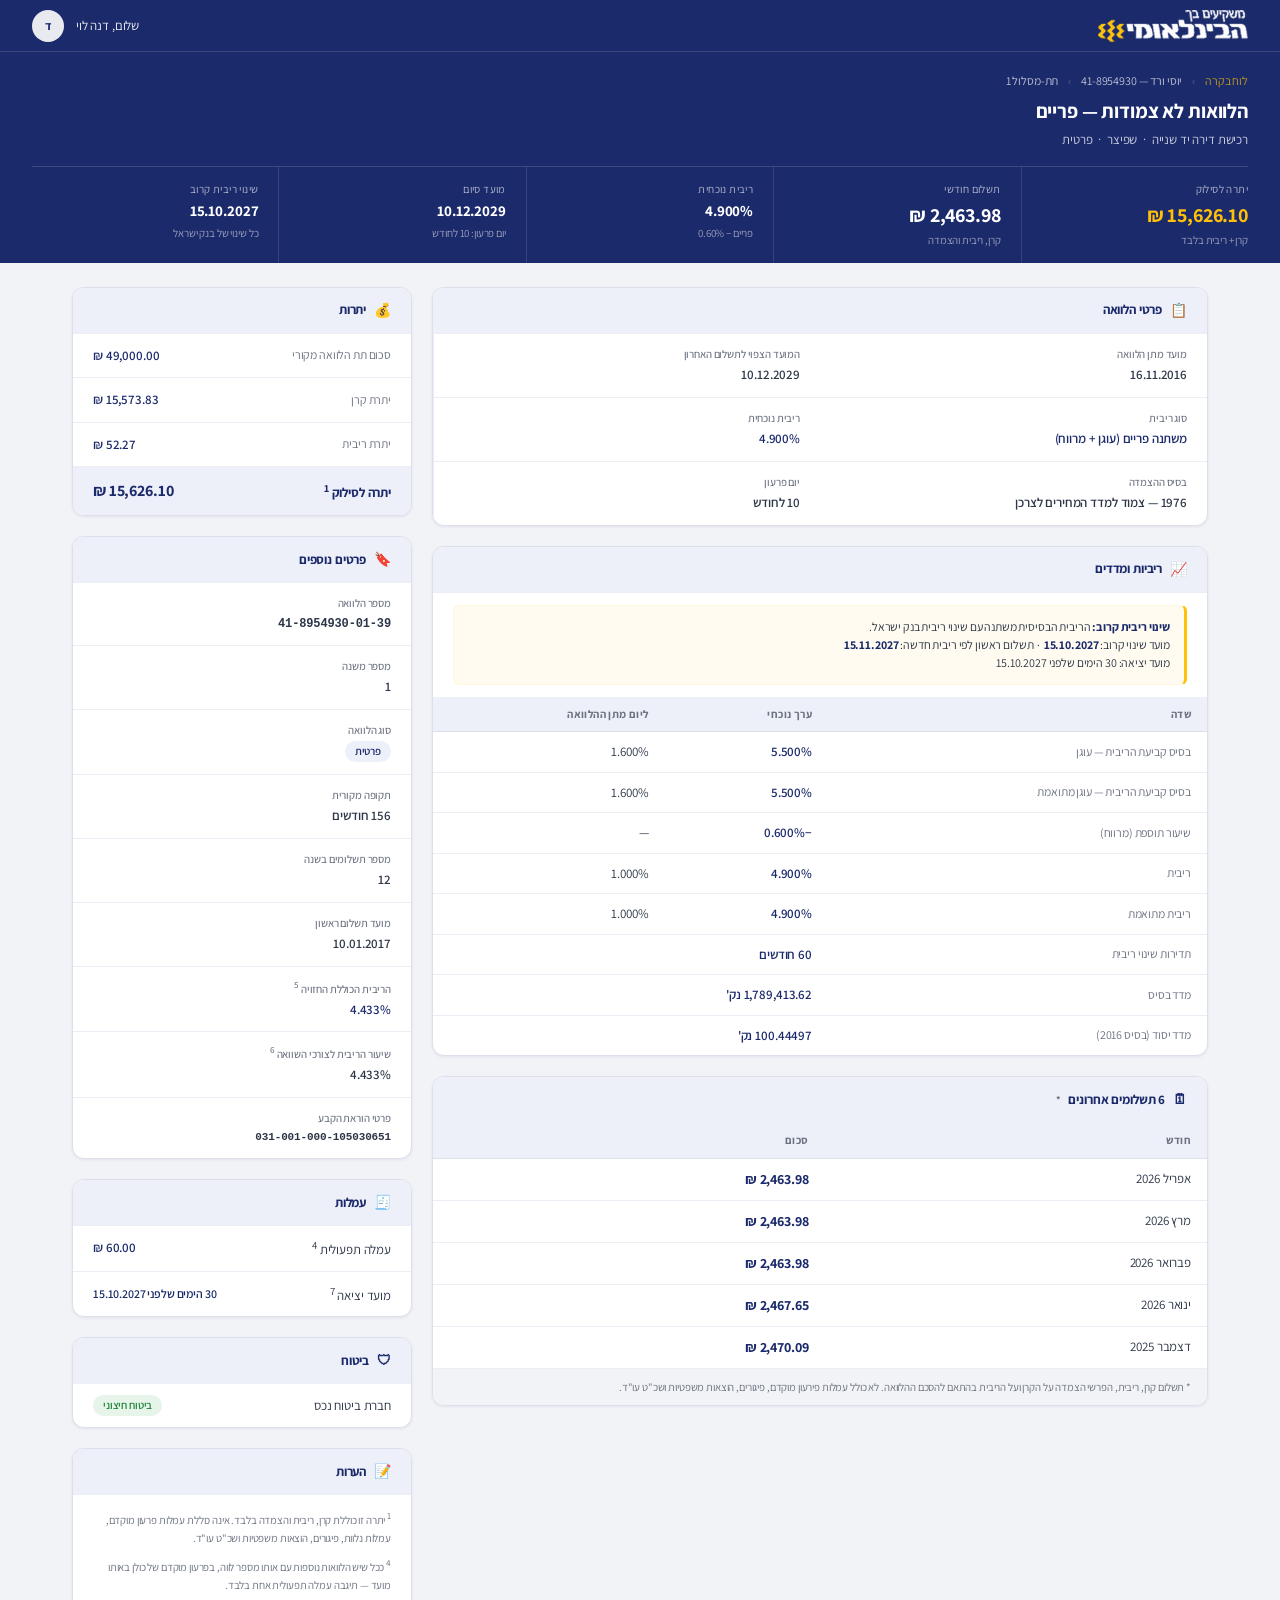
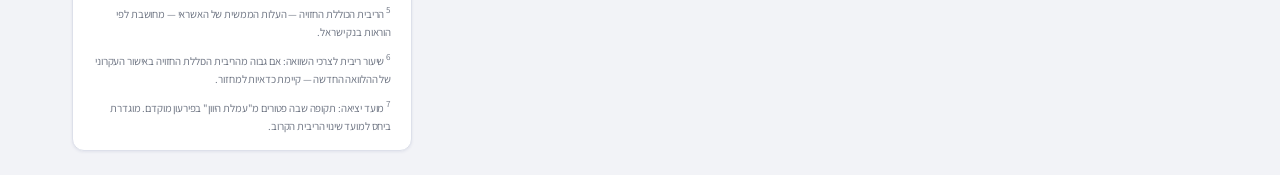
<file: mishneh-detail.html>
<!DOCTYPE html>
<html lang="he" dir="rtl">
<head>
  <meta charset="UTF-8">
  <meta name="viewport" content="width=device-width, initial-scale=1.0">
  <title>פירוט תת-מסלול — בנק הבינלאומי</title>
  <link rel="stylesheet" href="snifit.css">
  <style>
    /* ── HERO BAND ── */
    .hero-band {
      background: var(--navy);
      color: white;
      padding: 20px 32px 0;
    }
    .hero-meta {
      display: flex;
      align-items: center;
      gap: 10px;
      font-size: 12px;
      opacity: 0.7;
      margin-bottom: 6px;
    }
    .hero-meta a { color: var(--yellow); text-decoration: none; }
    .hero-meta .sep { opacity: 0.4; }
    .hero-track {
      font-size: 20px;
      font-weight: 700;
      margin-bottom: 4px;
    }
    .hero-sub {
      font-size: 13px;
      opacity: 0.75;
      margin-bottom: 16px;
    }
    .hero-kpi-row {
      display: flex;
      gap: 0;
      border-top: 1px solid rgba(255,255,255,0.15);
    }
    .hero-kpi {
      flex: 1;
      padding: 14px 20px;
      border-left: 1px solid rgba(255,255,255,0.12);
    }
    .hero-kpi:last-child { border-left: none; }
    .hero-kpi:first-child { padding-right: 0; }
    .kpi-label {
      font-size: 11px;
      opacity: 0.65;
      margin-bottom: 3px;
      text-transform: uppercase;
      letter-spacing: 0.4px;
    }
    .kpi-value {
      font-size: 20px;
      font-weight: 700;
    }
    .kpi-value.accent { color: var(--yellow); }
    .kpi-value.small { font-size: 15px; }
    .kpi-note {
      font-size: 11px;
      opacity: 0.55;
      margin-top: 2px;
    }

    /* ── PAGE BODY ── */
    .body-wrap {
      padding: 24px 32px;
      display: grid;
      grid-template-columns: 1fr 340px;
      gap: 20px;
      max-width: 1200px;
      margin: 0 auto;
    }
    .left-col { display: flex; flex-direction: column; gap: 20px; }
    .right-col { display: flex; flex-direction: column; gap: 20px; }

    /* ── DATA SECTION CARD ── */
    .data-card {
      background: var(--surface);
      border-radius: var(--radius-lg);
      border: 1px solid var(--border);
      box-shadow: var(--shadow-sm);
      overflow: hidden;
    }
    .data-card-header {
      padding: 12px 20px;
      border-bottom: 1px solid var(--border-light);
      background: var(--navy-50);
      display: flex;
      align-items: center;
      justify-content: space-between;
    }
    .data-card-title {
      font-size: 13px;
      font-weight: 700;
      color: var(--navy);
      display: flex;
      align-items: center;
      gap: 8px;
    }
    .data-card-title .icon { font-size: 14px; }

    /* ── DATA GRID ── */
    .data-grid {
      display: grid;
      grid-template-columns: 1fr 1fr;
      gap: 0;
    }
    .data-item {
      padding: 12px 20px;
      border-bottom: 1px solid var(--border-light);
      border-left: 1px solid var(--border-light);
    }
    .data-item:nth-child(odd) { border-left: none; }
    .data-item.full-width {
      grid-column: 1 / -1;
      border-left: none;
    }
    .data-item:nth-last-child(-n+2):not(.full-width) { border-bottom: none; }
    .data-item.full-width:last-child { border-bottom: none; }
    .field-label {
      font-size: 11px;
      color: var(--text-muted);
      margin-bottom: 3px;
      font-weight: 500;
    }
    .field-value {
      font-size: 13px;
      color: var(--text-body);
      font-weight: 600;
    }
    .field-value.mono { font-family: monospace; font-size: 12px; }
    .field-value.highlight { color: var(--navy); }

    /* ── RATES TABLE ── */
    .rates-table {
      width: 100%;
      border-collapse: collapse;
      font-size: 13px;
    }
    .rates-table thead tr {
      background: var(--navy-50);
      border-bottom: 1px solid var(--border);
    }
    .rates-table th {
      padding: 9px 16px;
      text-align: right;
      font-size: 11px;
      font-weight: 700;
      color: var(--text-muted);
      text-transform: uppercase;
      letter-spacing: 0.4px;
    }
    .rates-table td {
      padding: 10px 16px;
      border-bottom: 1px solid var(--border-light);
      color: var(--text-body);
    }
    .rates-table tr:last-child td { border-bottom: none; }
    .rates-table tr:hover td { background: var(--navy-50); }
    .rates-table td.label-cell { color: var(--text-muted); font-size: 12px; }
    .rates-table td.value-cell { font-weight: 600; color: var(--navy); }

    /* ── PAYMENTS TABLE ── */
    .payments-table {
      width: 100%;
      border-collapse: collapse;
      font-size: 13px;
    }
    .payments-table thead tr {
      background: var(--navy-50);
      border-bottom: 1px solid var(--border);
    }
    .payments-table th {
      padding: 9px 16px;
      text-align: right;
      font-size: 11px;
      font-weight: 700;
      color: var(--text-muted);
      text-transform: uppercase;
      letter-spacing: 0.4px;
    }
    .payments-table td {
      padding: 10px 16px;
      border-bottom: 1px solid var(--border-light);
      color: var(--text-body);
    }
    .payments-table tr:last-child td { border-bottom: none; }
    .payments-table tr:hover td { background: var(--navy-50); }
    .payment-amount { font-weight: 700; color: var(--navy); font-size: 14px; }
    .payment-footnote {
      padding: 10px 16px;
      font-size: 11px;
      color: var(--text-muted);
      border-top: 1px solid var(--border-light);
      background: var(--bg);
      line-height: 1.5;
    }

    /* ── BALANCE CARD ── */
    .balance-row {
      padding: 12px 20px;
      display: flex;
      justify-content: space-between;
      align-items: center;
      border-bottom: 1px solid var(--border-light);
    }
    .balance-row:last-child { border-bottom: none; }
    .balance-label { font-size: 12px; color: var(--text-muted); }
    .balance-value { font-size: 13px; font-weight: 600; color: var(--navy); }
    .balance-row.total {
      background: var(--navy-50);
    }
    .balance-row.total .balance-label { font-weight: 700; color: var(--navy); font-size: 13px; }
    .balance-row.total .balance-value { font-size: 16px; font-weight: 700; color: var(--navy); }

    /* ── FEE / INSURANCE ROW ── */
    .fee-row {
      padding: 11px 20px;
      display: flex;
      justify-content: space-between;
      align-items: center;
      border-bottom: 1px solid var(--border-light);
    }
    .fee-row:last-child { border-bottom: none; }
    .fee-label { font-size: 13px; color: var(--text-body); }
    .fee-value { font-size: 13px; font-weight: 600; color: var(--navy); }

    /* ── CHANGE DATE NOTICE ── */
    .notice-box {
      margin: 12px 20px;
      padding: 12px 14px;
      background: var(--yellow-50);
      border: 1px solid var(--yellow-light);
      border-right: 3px solid var(--yellow);
      border-radius: var(--radius-sm);
      font-size: 12px;
      color: var(--text-body);
      line-height: 1.5;
    }
    .notice-box strong { color: var(--navy); }

    /* ── TAG ── */
    .tag {
      display: inline-block;
      font-size: 11px;
      padding: 2px 10px;
      border-radius: 99px;
      font-weight: 600;
    }
    .tag.blue { background: var(--navy-50); color: var(--navy); }
    .tag.green { background: var(--green-bg); color: var(--green); }
  </style>
</head>
<body>

<!-- ── GLOBAL HEADER ── -->
<header class="header">
  <div class="header-logo"><img src="logo-habeinleumi.svg" alt="הבינלאומי — משקיעים בך" class="header-logo-img"></div>
  <div class="header-user">
    <span>שלום, דנה לוי</span>
    <div class="avatar">ד</div>
  </div>
</header>

<!-- ── HERO BAND ── -->
<div class="hero-band">
  <div class="hero-meta">
    <a href="dashboard.html">לוח בקרה</a>
    <span class="sep">›</span>
    <span>יוסי ורד — 41-8954930</span>
    <span class="sep">›</span>
    <span>תת-מסלול 1</span>
  </div>
  <div class="hero-track">הלוואות לא צמודות — פריים</div>
  <div class="hero-sub">רכישת דירה יד שנייה &nbsp;·&nbsp; שפיצר &nbsp;·&nbsp; פרטית</div>

  <div class="hero-kpi-row">
    <div class="hero-kpi">
      <div class="kpi-label">יתרה לסילוק</div>
      <div class="kpi-value accent">15,626.10 ₪</div>
      <div class="kpi-note">קרן + ריבית בלבד</div>
    </div>
    <div class="hero-kpi">
      <div class="kpi-label">תשלום חודשי</div>
      <div class="kpi-value">2,463.98 ₪</div>
      <div class="kpi-note">קרן, ריבית והצמדה</div>
    </div>
    <div class="hero-kpi">
      <div class="kpi-label">ריבית נוכחית</div>
      <div class="kpi-value small">4.900%</div>
      <div class="kpi-note">פריים − 0.60%</div>
    </div>
    <div class="hero-kpi">
      <div class="kpi-label">מועד סיום</div>
      <div class="kpi-value small">10.12.2029</div>
      <div class="kpi-note">יום פרעון: 10 לחודש</div>
    </div>
    <div class="hero-kpi">
      <div class="kpi-label">שינוי ריבית קרוב</div>
      <div class="kpi-value small">15.10.2027</div>
      <div class="kpi-note">כל שינוי של בנק ישראל</div>
    </div>
  </div>
</div>

<!-- ── PAGE BODY ── -->
<div class="body-wrap">

  <!-- ═══ LEFT COLUMN ═══ -->
  <div class="left-col">

    <!-- פרטי הלוואה -->
    <div class="data-card">
      <div class="data-card-header">
        <div class="data-card-title"><span class="icon">📋</span> פרטי הלוואה</div>
      </div>
      <div class="data-grid">
        <div class="data-item">
          <div class="field-label">מועד מתן הלוואה</div>
          <div class="field-value">16.11.2016</div>
        </div>
        <div class="data-item">
          <div class="field-label">המועד הצפוי לתשלום האחרון</div>
          <div class="field-value">10.12.2029</div>
        </div>
        <div class="data-item">
          <div class="field-label">סוג ריבית</div>
          <div class="field-value highlight">משתנה פריים (עוגן + מרווח)</div>
        </div>
        <div class="data-item">
          <div class="field-label">ריבית נוכחית</div>
          <div class="field-value highlight">4.900%</div>
        </div>
        <div class="data-item">
          <div class="field-label">בסיס ההצמדה</div>
          <div class="field-value">1976 — צמוד למדד המחירים לצרכן</div>
        </div>
        <div class="data-item">
          <div class="field-label">יום פרעון</div>
          <div class="field-value">10 לחודש</div>
        </div>
      </div>
    </div>

    <!-- ריביות ומדדים -->
    <div class="data-card">
      <div class="data-card-header">
        <div class="data-card-title"><span class="icon">📈</span> ריביות ומדדים</div>
      </div>

      <div class="notice-box">
        <strong>שינוי ריבית קרוב:</strong> הריבית הבסיסית משתנה עם שינוי ריבית בנק ישראל.<br>
        מועד שינוי קרוב: <strong>15.10.2027</strong> &nbsp;·&nbsp; תשלום ראשון לפי ריבית חדשה: <strong>15.11.2027</strong><br>
        מועד יציאה: 30 הימים שלפני 15.10.2027
      </div>

      <table class="rates-table">
        <thead>
          <tr>
            <th>שדה</th>
            <th>ערך נוכחי</th>
            <th>ליום מתן ההלוואה</th>
          </tr>
        </thead>
        <tbody>
          <tr>
            <td class="label-cell">בסיס קביעת הריבית — עוגן</td>
            <td class="value-cell">5.500%</td>
            <td>1.600%</td>
          </tr>
          <tr>
            <td class="label-cell">בסיס קביעת הריבית — עוגן מתואמת</td>
            <td class="value-cell">5.500%</td>
            <td>1.600%</td>
          </tr>
          <tr>
            <td class="label-cell">שיעור תוספת (מרווח)</td>
            <td class="value-cell">−0.600%</td>
            <td>—</td>
          </tr>
          <tr>
            <td class="label-cell">ריבית</td>
            <td class="value-cell">4.900%</td>
            <td>1.000%</td>
          </tr>
          <tr>
            <td class="label-cell">ריבית מתואמת</td>
            <td class="value-cell">4.900%</td>
            <td>1.000%</td>
          </tr>
          <tr>
            <td class="label-cell">תדירות שינוי ריבית</td>
            <td class="value-cell" colspan="2">60 חודשים</td>
          </tr>
          <tr>
            <td class="label-cell">מדד בסיס</td>
            <td class="value-cell" colspan="2">1,789,413.62 נק'</td>
          </tr>
          <tr>
            <td class="label-cell">מדד יסוד (בסיס 2016)</td>
            <td class="value-cell" colspan="2">100.44497 נק'</td>
          </tr>
        </tbody>
      </table>
    </div>

    <!-- 6 תשלומים אחרונים -->
    <div class="data-card">
      <div class="data-card-header">
        <div class="data-card-title"><span class="icon">🗓</span> 6 תשלומים אחרונים <sup style="font-size:10px; color:var(--text-muted)">*</sup></div>
      </div>
      <table class="payments-table">
        <thead>
          <tr>
            <th>חודש</th>
            <th>סכום</th>
          </tr>
        </thead>
        <tbody>
          <tr>
            <td>אפריל 2026</td>
            <td><span class="payment-amount">2,463.98 ₪</span></td>
          </tr>
          <tr>
            <td>מרץ 2026</td>
            <td><span class="payment-amount">2,463.98 ₪</span></td>
          </tr>
          <tr>
            <td>פברואר 2026</td>
            <td><span class="payment-amount">2,463.98 ₪</span></td>
          </tr>
          <tr>
            <td>ינואר 2026</td>
            <td><span class="payment-amount">2,467.65 ₪</span></td>
          </tr>
          <tr>
            <td>דצמבר 2025</td>
            <td><span class="payment-amount">2,470.09 ₪</span></td>
          </tr>
        </tbody>
      </table>
      <div class="payment-footnote">
        * תשלום קרן, ריבית, הפרשי הצמדה על הקרן ועל הריבית בהתאם להסכם ההלוואה. לא כולל עמלות פירעון מוקדם, פיגורים, הוצאות משפטיות ושכ"ט עו"ד.
      </div>
    </div>

  </div><!-- /left-col -->

  <!-- ═══ RIGHT COLUMN ═══ -->
  <div class="right-col">

    <!-- יתרות -->
    <div class="data-card">
      <div class="data-card-header">
        <div class="data-card-title"><span class="icon">💰</span> יתרות</div>
      </div>
      <div class="balance-row">
        <span class="balance-label">סכום תת הלוואה מקורי</span>
        <span class="balance-value">49,000.00 ₪</span>
      </div>
      <div class="balance-row">
        <span class="balance-label">יתרת קרן</span>
        <span class="balance-value">15,573.83 ₪</span>
      </div>
      <div class="balance-row">
        <span class="balance-label">יתרת ריבית</span>
        <span class="balance-value">52.27 ₪</span>
      </div>
      <div class="balance-row total">
        <span class="balance-label">יתרה לסילוק <sup>1</sup></span>
        <span class="balance-value">15,626.10 ₪</span>
      </div>
    </div>

    <!-- פרטים נוספים -->
    <div class="data-card">
      <div class="data-card-header">
        <div class="data-card-title"><span class="icon">🔖</span> פרטים נוספים</div>
      </div>
      <div class="data-grid" style="grid-template-columns: 1fr;">
        <div class="data-item full-width">
          <div class="field-label">מספר הלוואה</div>
          <div class="field-value mono">41-8954930-01-39</div>
        </div>
        <div class="data-item full-width">
          <div class="field-label">מספר משנה</div>
          <div class="field-value">1</div>
        </div>
        <div class="data-item full-width">
          <div class="field-label">סוג הלוואה</div>
          <div class="field-value"><span class="tag blue">פרטית</span></div>
        </div>
        <div class="data-item full-width">
          <div class="field-label">תקופה מקורית</div>
          <div class="field-value">156 חודשים</div>
        </div>
        <div class="data-item full-width">
          <div class="field-label">מספר תשלומים בשנה</div>
          <div class="field-value">12</div>
        </div>
        <div class="data-item full-width">
          <div class="field-label">מועד תשלום ראשון</div>
          <div class="field-value">10.01.2017</div>
        </div>
        <div class="data-item full-width">
          <div class="field-label">הריבית הכוללת החזויה <sup>5</sup></div>
          <div class="field-value highlight">4.433%</div>
        </div>
        <div class="data-item full-width">
          <div class="field-label">שיעור הריבית לצורכי השוואה <sup>6</sup></div>
          <div class="field-value">4.433%</div>
        </div>
        <div class="data-item full-width">
          <div class="field-label">פרטי הוראת הקבע</div>
          <div class="field-value mono" style="font-size:11px;">031-001-000-105030651</div>
        </div>
      </div>
    </div>

    <!-- עמלות -->
    <div class="data-card">
      <div class="data-card-header">
        <div class="data-card-title"><span class="icon">🧾</span> עמלות</div>
      </div>
      <div class="fee-row">
        <span class="fee-label">עמלה תפעולית <sup>4</sup></span>
        <span class="fee-value">60.00 ₪</span>
      </div>
      <div class="fee-row">
        <span class="fee-label">מועד יציאה <sup>7</sup></span>
        <span class="fee-value" style="font-size:12px;">30 הימים שלפני 15.10.2027</span>
      </div>
    </div>

    <!-- ביטוח -->
    <div class="data-card">
      <div class="data-card-header">
        <div class="data-card-title"><span class="icon">🛡</span> ביטוח</div>
      </div>
      <div class="fee-row">
        <span class="fee-label">חברת ביטוח נכס</span>
        <span class="fee-value"><span class="tag green">ביטוח חיצוני</span></span>
      </div>
    </div>

    <!-- הערות משפטיות -->
    <div class="data-card">
      <div class="data-card-header">
        <div class="data-card-title"><span class="icon">📝</span> הערות</div>
      </div>
      <div style="padding: 14px 20px; font-size: 11px; color: var(--text-muted); line-height: 1.7;">
        <p><sup>1</sup> יתרה זו כוללת קרן, ריבית והצמדה בלבד. אינה כוללת עמלות פרעון מוקדם, עמלות נלוות, פיגורים, הוצאות משפטיות ושכ"ט עו"ד.</p>
        <p style="margin-top:8px;"><sup>4</sup> ככל שיש הלוואות נוספות עם אותו מספר לווה, בפרעון מוקדם של כולן באותו מועד — תיגבה עמלה תפעולית אחת בלבד.</p>
        <p style="margin-top:8px;"><sup>5</sup> הריבית הכוללת החזויה — העלות הממשית של האשראי — מחושבת לפי הוראות בנק ישראל.</p>
        <p style="margin-top:8px;"><sup>6</sup> שיעור ריבית לצרכי השוואה: אם גבוה מהריבית הכוללת החזויה באישור העקרוני של ההלוואה החדשה — קיימת כדאיות למחזור.</p>
        <p style="margin-top:8px;"><sup>7</sup> מועד יציאה: תקופה שבה פטורים מ"עמלת היוון" בפירעון מוקדם. מוגדרת ביחס למועד שינוי הריבית הקרוב.</p>
      </div>
    </div>

  </div><!-- /right-col -->

</div><!-- /body-wrap -->

</body>
</html>
</file>
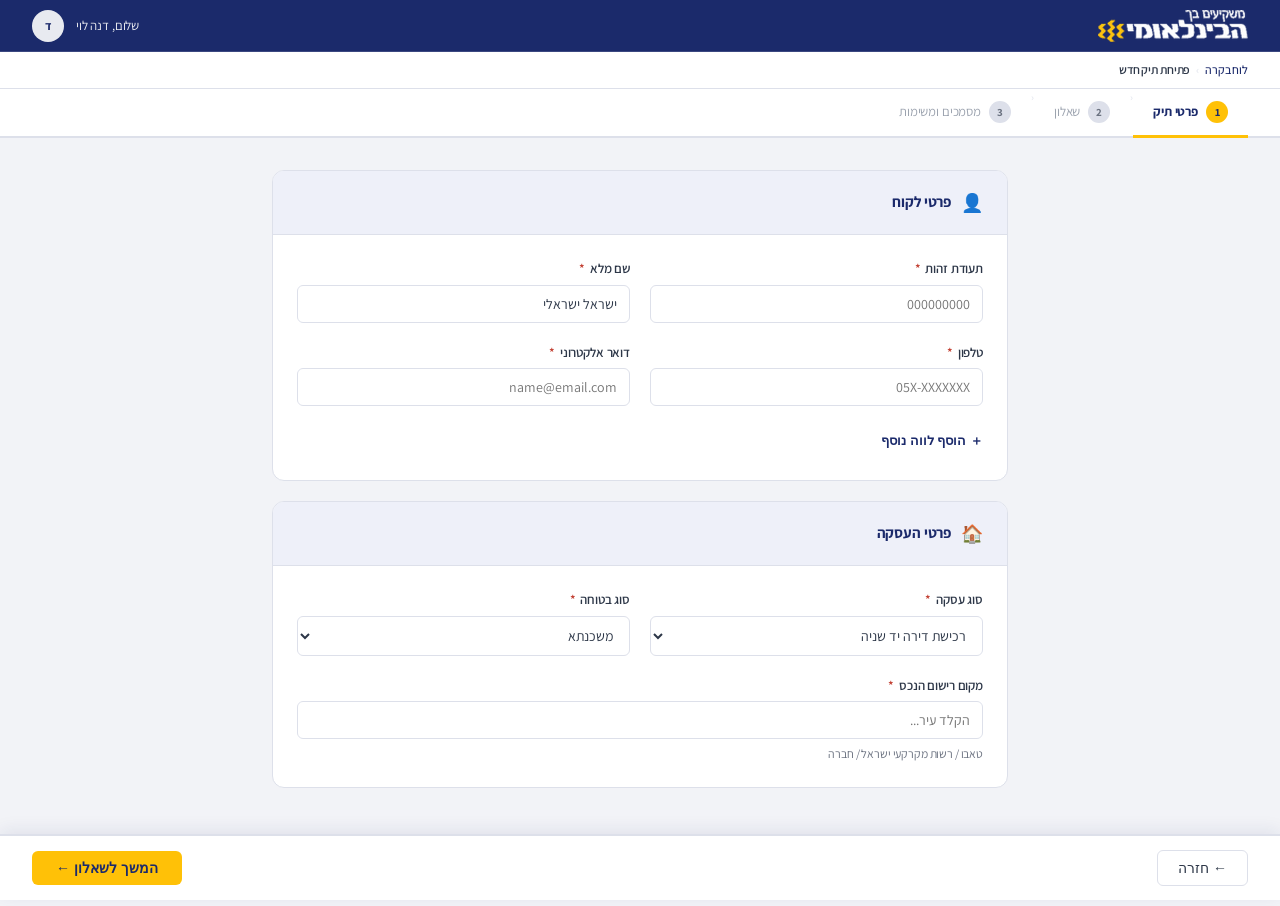
<file: ptikhat-tik.html>
<!DOCTYPE html>
<html lang="he" dir="rtl">
<head>
  <meta charset="UTF-8">
  <meta name="viewport" content="width=device-width, initial-scale=1.0">
  <title>פתיחת תיק — בנק הבינלאומי</title>
  <link rel="stylesheet" href="snifit.css">
  <style>
    .main { padding: 32px; max-width: 800px; margin: 0 auto; }

    .form-card {
      background: white;
      border: 1px solid var(--border);
      border-radius: var(--radius-lg);
      overflow: hidden;
      margin-bottom: 20px;
    }
    .form-card-header {
      padding: 18px 24px;
      border-bottom: 1px solid var(--border);
      display: flex;
      align-items: center;
      gap: 10px;
      background: var(--navy-50);
    }
    .form-card-title { font-size: 15px; font-weight: 700; color: var(--navy); }
    .form-card-body { padding: 24px; }

    .form-row { display: grid; grid-template-columns: 1fr 1fr; gap: 20px; margin-bottom: 20px; }
    .form-row.single { grid-template-columns: 1fr; }
    .form-row.triple { grid-template-columns: 1fr 1fr 1fr; }
    .form-row:last-child { margin-bottom: 0; }

    .add-customer {
      display: inline-flex;
      align-items: center;
      gap: 6px;
      color: var(--navy);
      font-size: 13px;
      font-weight: 600;
      cursor: pointer;
      padding: 6px 0;
      border: none;
      background: none;
    }
    .add-customer:hover { text-decoration: underline; }

    .customer-block {
      border: 1px dashed var(--navy-100);
      border-radius: var(--radius-sm);
      padding: 16px;
      margin-top: 16px;
      background: var(--navy-50);
    }
    .customer-block-title {
      font-size: 13px;
      font-weight: 600;
      color: var(--navy);
      margin-bottom: 14px;
      display: flex;
      justify-content: space-between;
      align-items: center;
    }
    .remove-btn { color: var(--red); cursor: pointer; font-size: 12px; border: none; background: none; }
  </style>
</head>
<body>

<header class="header">
  <div class="header-logo"><img src="logo-habeinleumi.svg" alt="הבינלאומי — משקיעים בך" class="header-logo-img"></div>
  <div class="header-user">
    <span>שלום, דנה לוי</span>
    <div class="avatar">ד</div>
  </div>
</header>

<nav class="breadcrumb">
  <a href="dashboard.html">לוח בקרה</a>
  <span class="sep">›</span>
  <span class="current">פתיחת תיק חדש</span>
</nav>

<div class="steps-bar">
  <div class="step active"><div class="step-num">1</div>פרטי תיק</div>
  <span class="step-arrow">‹</span>
  <div class="step"><div class="step-num">2</div>שאלון</div>
  <span class="step-arrow">‹</span>
  <div class="step"><div class="step-num">3</div>מסמכים ומשימות</div>
</div>

<div class="main">

  <div class="form-card">
    <div class="form-card-header">
      <span style="font-size:18px">👤</span>
      <div class="form-card-title">פרטי לקוח</div>
    </div>
    <div class="form-card-body">
      <div class="form-row">
        <div class="form-group">
          <label class="form-label">תעודת זהות <span class="required">*</span></label>
          <input type="text" class="form-input" placeholder="000000000" maxlength="9">
        </div>
        <div class="form-group">
          <label class="form-label">שם מלא <span class="required">*</span></label>
          <input type="text" class="form-input" placeholder="שם פרטי ושם משפחה" value="ישראל ישראלי">
        </div>
      </div>
      <div class="form-row">
        <div class="form-group">
          <label class="form-label">טלפון <span class="required">*</span></label>
          <input type="tel" class="form-input" placeholder="05X-XXXXXXX">
        </div>
        <div class="form-group">
          <label class="form-label">דואר אלקטרוני <span class="required">*</span></label>
          <input type="email" class="form-input" placeholder="name@email.com">
        </div>
      </div>

      <div id="extraCustomers"></div>
      <button class="add-customer" onclick="addCustomer()">
        ＋ הוסף לווה נוסף
      </button>
    </div>
  </div>

  <div class="form-card">
    <div class="form-card-header">
      <span style="font-size:18px">🏠</span>
      <div class="form-card-title">פרטי העסקה</div>
    </div>
    <div class="form-card-body">
      <div class="form-row">
        <div class="form-group">
          <label class="form-label">סוג עסקה <span class="required">*</span></label>
          <select class="form-select">
            <option value="">— בחר סוג עסקה —</option>
            <option selected>רכישת דירה יד שניה</option>
            <option>רכישה מקבלן עם ליווי בנקאי</option>
            <option>רכישה מקבלן ללא ליווי</option>
            <option>פרויקטים במחיר מפוקח</option>
            <option>רכישת מגרש יד שניה</option>
            <option>בניה עצמית</option>
            <option>הרחבה</option>
            <option>שיפוצים</option>
            <option>כיסוי חובות</option>
            <option>לכל מטרה</option>
            <option>עזרה לצד ג'</option>
          </select>
        </div>
        <div class="form-group">
          <label class="form-label">סוג בטוחה <span class="required">*</span></label>
          <select class="form-select">
            <option value="">— בחר סוג בטוחה —</option>
            <option selected>משכנתא</option>
            <option>הערת אזהרה</option>
            <option>הלווה בהערת אזהרה</option>
            <option>המוכר בהערת אזהרה</option>
            <option>התחייבות עורך דין</option>
            <option>התחייבות חברה</option>
            <option>התחייבות מנהל</option>
          </select>
        </div>
      </div>
      <div class="form-row single">
        <div class="form-group">
          <label class="form-label">מקום רישום הנכס <span class="required">*</span></label>
          <div class="autocomplete-wrap">
            <input type="text" class="form-input" id="cityInput" placeholder="הקלד עיר..." autocomplete="off" oninput="filterCities(this.value)" onblur="setTimeout(()=>closeAuto(),150)">
            <div class="autocomplete-list" id="cityList"></div>
          </div>
          <div class="form-hint">טאבו / רשות מקרקעי ישראל / חברה</div>
        </div>
      </div>
    </div>
  </div>

</div>

<div class="footer-bar">
  <button class="btn-back" onclick="window.location.href='dashboard.html'">← חזרה</button>
  <button class="btn-next" onclick="window.location.href='shaelone.html'">
    המשך לשאלון ←
  </button>
</div>

<script>
  const cities = ['תל אביב','ירושלים','חיפה','באר שבע','ראשון לציון','פתח תקווה','אשדוד','נתניה','בני ברק','חולון','בת ים','רמת גן','אשקלון','רחובות','הרצליה','כפר סבא','מודיעין','רמלה','לוד','הוד השרון','רעננה','קריית שמונה','טבריה','עפולה','נצרת','אילת','דימונה','ערד','ירוחם','אום אל-פחם'];

  function filterCities(val) {
    const list = document.getElementById('cityList');
    if (!val) { list.classList.remove('open'); return; }
    const matches = cities.filter(c => c.includes(val)).slice(0, 6);
    if (!matches.length) { list.classList.remove('open'); return; }
    list.innerHTML = matches.map(c => `<div class="autocomplete-item" onmousedown="selectCity('${c}')">${c}</div>`).join('');
    list.classList.add('open');
  }
  function selectCity(city) {
    document.getElementById('cityInput').value = city;
    closeAuto();
  }
  function closeAuto() {
    document.getElementById('cityList').classList.remove('open');
  }

  let customerCount = 1;
  function addCustomer() {
    customerCount++;
    const container = document.getElementById('extraCustomers');
    const block = document.createElement('div');
    block.className = 'customer-block';
    block.id = 'customer_' + customerCount;
    block.innerHTML = `
      <div class="customer-block-title">
        לווה ${customerCount}
        <button class="remove-btn" onclick="removeCustomer(${customerCount})">✕ הסר</button>
      </div>
      <div class="form-row">
        <div class="form-group">
          <label class="form-label">תעודת זהות</label>
          <input type="text" class="form-input" placeholder="000000000" maxlength="9">
        </div>
        <div class="form-group">
          <label class="form-label">שם מלא</label>
          <input type="text" class="form-input" placeholder="שם פרטי ושם משפחה">
        </div>
      </div>
      <div class="form-row">
        <div class="form-group">
          <label class="form-label">טלפון</label>
          <input type="tel" class="form-input" placeholder="05X-XXXXXXX">
        </div>
        <div class="form-group">
          <label class="form-label">דואר אלקטרוני</label>
          <input type="email" class="form-input" placeholder="name@email.com">
        </div>
      </div>
    `;
    container.appendChild(block);
  }
  function removeCustomer(id) {
    document.getElementById('customer_' + id).remove();
  }
</script>
</body>
</html>
</file>
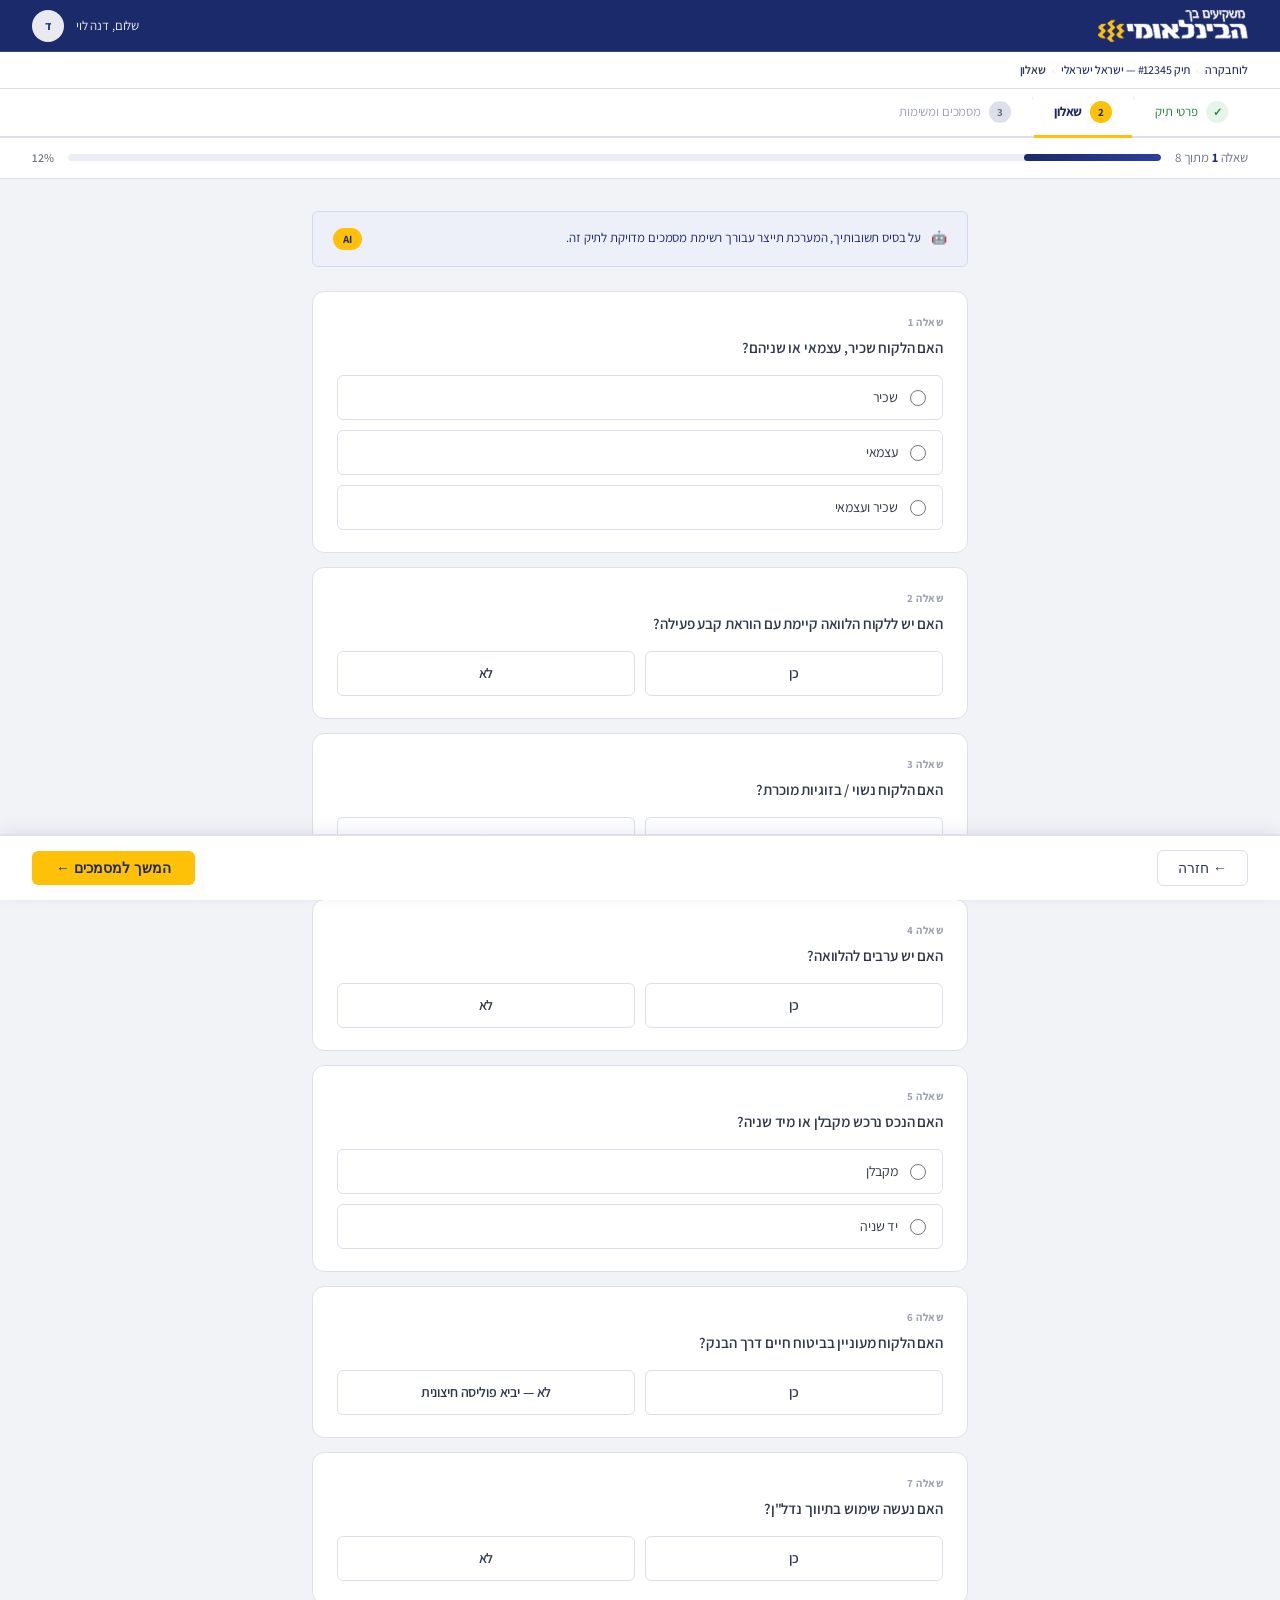
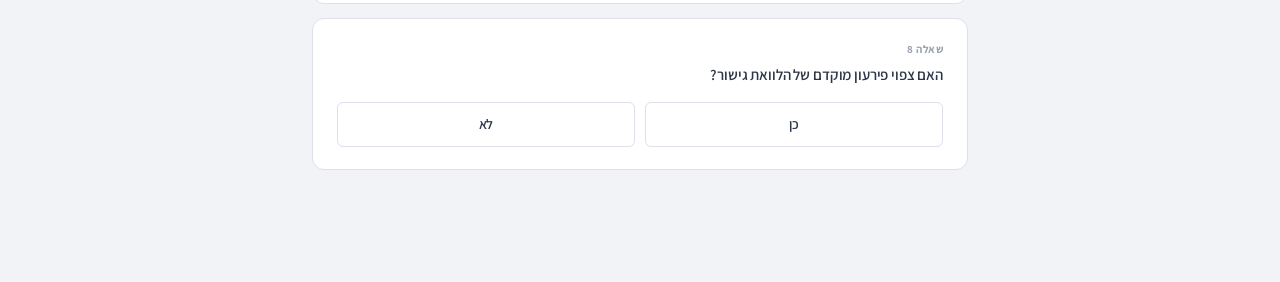
<file: shaelone.html>
<!DOCTYPE html>
<html lang="he" dir="rtl">
<head>
  <meta charset="UTF-8">
  <meta name="viewport" content="width=device-width, initial-scale=1.0">
  <title>שאלון — בנק הבינלאומי</title>
  <link rel="stylesheet" href="snifit.css">
  <style>
    .main { padding: 32px; max-width: 720px; margin: 0 auto; }

    .intro-banner {
      background: var(--navy-50);
      border: 1px solid var(--navy-100);
      border-radius: var(--radius-sm);
      padding: 16px 20px;
      margin-bottom: 24px;
      font-size: 13px;
      color: var(--navy);
      display: flex;
      align-items: flex-start;
      gap: 10px;
    }

    .question-card {
      background: white;
      border: 1px solid var(--border);
      border-radius: var(--radius-lg);
      padding: 22px 24px;
      margin-bottom: 14px;
      transition: border-color 0.2s;
    }
    .question-card:focus-within { border-color: var(--navy-100); }

    .question-num {
      font-size: 11px;
      font-weight: 700;
      color: var(--text-faint);
      text-transform: uppercase;
      letter-spacing: 0.5px;
      margin-bottom: 6px;
    }
    .question-text {
      font-size: 15px;
      font-weight: 600;
      color: var(--text-body);
      margin-bottom: 16px;
      line-height: 1.5;
    }
    .question-hint { font-size: 12px; color: var(--text-muted); margin-top: -10px; margin-bottom: 14px; }

    .radio-group { display: flex; flex-direction: column; gap: 10px; }
  </style>
</head>
<body>

<header class="header">
  <div class="header-logo"><img src="logo-habeinleumi.svg" alt="הבינלאומי — משקיעים בך" class="header-logo-img"></div>
  <div class="header-user">
    <span>שלום, דנה לוי</span>
    <div class="avatar">ד</div>
  </div>
</header>

<nav class="breadcrumb">
  <a href="dashboard.html">לוח בקרה</a>
  <span class="sep">›</span>
  <a href="ptikhat-tik.html">תיק #12345 — ישראל ישראלי</a>
  <span class="sep">›</span>
  <span class="current">שאלון</span>
</nav>

<div class="steps-bar">
  <div class="step done"><div class="step-num">✓</div>פרטי תיק</div>
  <span class="step-arrow">‹</span>
  <div class="step active"><div class="step-num">2</div>שאלון</div>
  <span class="step-arrow">‹</span>
  <div class="step"><div class="step-num">3</div>מסמכים ומשימות</div>
</div>

<div class="progress-bar-section">
  <span class="progress-label">שאלה <strong id="currentQ">1</strong> מתוך 8</span>
  <div class="progress-track"><div class="progress-fill" id="progressFill" style="width:12.5%"></div></div>
  <span class="progress-pct" id="progressPct">12%</span>
</div>

<div class="main">

  <div class="intro-banner">
    🤖 <span>על בסיס תשובותיך, המערכת תייצר עבורך רשימת מסמכים מדויקת לתיק זה.</span>
    <span class="ai-badge" style="margin-right:auto; white-space:nowrap">AI</span>
  </div>

  <!-- Q1 -->
  <div class="question-card">
    <div class="question-num">שאלה 1</div>
    <div class="question-text">האם הלקוח שכיר, עצמאי או שניהם?</div>
    <div class="radio-group">
      <label class="radio-option" onclick="selectRadio(this,'q1')">
        <input type="radio" name="q1" value="employee"> שכיר
      </label>
      <label class="radio-option" onclick="selectRadio(this,'q1')">
        <input type="radio" name="q1" value="self"> עצמאי
      </label>
      <label class="radio-option" onclick="selectRadio(this,'q1')">
        <input type="radio" name="q1" value="both"> שכיר ועצמאי
      </label>
    </div>
  </div>

  <!-- Q2 -->
  <div class="question-card">
    <div class="question-num">שאלה 2</div>
    <div class="question-text">האם יש ללקוח הלוואה קיימת עם הוראת קבע פעילה?</div>
    <div class="yesno-group">
      <div class="yesno-btn yes" onclick="selectYesNo(this,'q2','yes'); showConditional('q2cond', true)">כן</div>
      <div class="yesno-btn no" onclick="selectYesNo(this,'q2','no'); showConditional('q2cond', false)">לא</div>
    </div>
    <div class="conditional-block" id="q2cond">
      <div class="conditional-label">האם ברצונך לנצל את ההוראה הקיימת?</div>
      <div class="yesno-group">
        <div class="yesno-btn yes" onclick="selectYesNo(this,'q2b','yes')">כן</div>
        <div class="yesno-btn no" onclick="selectYesNo(this,'q2b','no')">לא</div>
      </div>
    </div>
  </div>

  <!-- Q3 -->
  <div class="question-card">
    <div class="question-num">שאלה 3</div>
    <div class="question-text">האם הלקוח נשוי / בזוגיות מוכרת?</div>
    <div class="yesno-group">
      <div class="yesno-btn yes" onclick="selectYesNo(this,'q3','yes')">כן</div>
      <div class="yesno-btn no" onclick="selectYesNo(this,'q3','no')">לא</div>
    </div>
  </div>

  <!-- Q4 -->
  <div class="question-card">
    <div class="question-num">שאלה 4</div>
    <div class="question-text">האם יש ערבים להלוואה?</div>
    <div class="yesno-group">
      <div class="yesno-btn yes" onclick="selectYesNo(this,'q4','yes'); showConditional('q4cond', true)">כן</div>
      <div class="yesno-btn no" onclick="selectYesNo(this,'q4','no'); showConditional('q4cond', false)">לא</div>
    </div>
    <div class="conditional-block" id="q4cond">
      <div class="conditional-label">כמה ערבים?</div>
      <input type="number" class="form-input" placeholder="מספר ערבים" min="1" max="10" style="width:120px">
    </div>
  </div>

  <!-- Q5 -->
  <div class="question-card">
    <div class="question-num">שאלה 5</div>
    <div class="question-text">האם הנכס נרכש מקבלן או מיד שניה?</div>
    <div class="radio-group">
      <label class="radio-option" onclick="selectRadio(this,'q5')">
        <input type="radio" name="q5" value="contractor"> מקבלן
      </label>
      <label class="radio-option" onclick="selectRadio(this,'q5')">
        <input type="radio" name="q5" value="second"> יד שניה
      </label>
    </div>
  </div>

  <!-- Q6 -->
  <div class="question-card">
    <div class="question-num">שאלה 6</div>
    <div class="question-text">האם הלקוח מעוניין בביטוח חיים דרך הבנק?</div>
    <div class="yesno-group">
      <div class="yesno-btn yes" onclick="selectYesNo(this,'q6','yes')">כן</div>
      <div class="yesno-btn no" onclick="selectYesNo(this,'q6','no')">לא — יביא פוליסה חיצונית</div>
    </div>
  </div>

  <!-- Q7 -->
  <div class="question-card">
    <div class="question-num">שאלה 7</div>
    <div class="question-text">האם נעשה שימוש בתיווך נדל"ן?</div>
    <div class="yesno-group">
      <div class="yesno-btn yes" onclick="selectYesNo(this,'q7','yes')">כן</div>
      <div class="yesno-btn no" onclick="selectYesNo(this,'q7','no')">לא</div>
    </div>
  </div>

  <!-- Q8 -->
  <div class="question-card">
    <div class="question-num">שאלה 8</div>
    <div class="question-text">האם צפוי פירעון מוקדם של הלוואת גישור?</div>
    <div class="yesno-group">
      <div class="yesno-btn yes" onclick="selectYesNo(this,'q8','yes')">כן</div>
      <div class="yesno-btn no" onclick="selectYesNo(this,'q8','no')">לא</div>
    </div>
  </div>

</div>

<div class="footer-bar">
  <button class="btn-back" onclick="window.location.href='ptikhat-tik.html'">← חזרה</button>
  <button class="btn-next" onclick="window.location.href='mesuamim-umesimot.html'">
    המשך למסמכים ←
  </button>
</div>

<script>
  function selectRadio(label, name) {
    document.querySelectorAll(`[name="${name}"]`).forEach(r => r.closest('.radio-option').classList.remove('selected'));
    label.classList.add('selected');
    updateProgress();
  }

  function selectYesNo(btn, name, val) {
    const group = btn.closest('.yesno-group');
    group.querySelectorAll('.yesno-btn').forEach(b => b.classList.remove('selected'));
    btn.classList.add('selected');
    updateProgress();
  }

  function showConditional(id, show) {
    const el = document.getElementById(id);
    el.classList.toggle('show', show);
  }

  function updateProgress() {
    const answered = document.querySelectorAll('.yesno-btn.selected:not(.conditional-block .yesno-btn), .radio-option.selected').length;
    const total = 8;
    const unique = Math.min(answered, total);
    const pct = Math.round((unique / total) * 100);
    document.getElementById('progressFill').style.width = pct + '%';
    document.getElementById('progressPct').textContent = pct + '%';
    document.getElementById('currentQ').textContent = Math.min(unique + 1, total);
  }
</script>
</body>
</html>
</file>
<file: snifit.css>
/* ═══════════════════════════════════════════
   SNIFIT DSM — Shared Styles
   Primary: #1B2A6B (navy)
   Accent:  #FFC107 (yellow)
   Type:    Assistant (Hebrew), letter-spacing -1%
═══════════════════════════════════════════ */
@import url('https://fonts.googleapis.com/css2?family=Assistant:wght@400;500;600;700;800&display=swap');

:root {
  --navy:        #1B2A6B;
  --navy-dark:   #13204F;
  --navy-light:  #2A3F9E;
  --navy-50:     #EEF0F9;
  --navy-100:    #D4D9EF;
  --yellow:      #FFC107;
  --yellow-dark: #E0A800;
  --yellow-light:#FFF8DC;
  --yellow-50:   #FFFBF0;
  --white:       #FFFFFF;
  --bg:          #F2F3F7;
  --surface:     #FFFFFF;
  --border:      #DDE0EA;
  --border-light:#ECEEF5;
  --text-primary:#1B2A6B;
  --text-body:   #2D3748;
  --text-muted:  #6B7280;
  --text-faint:  #9CA3AF;
  --green:       #22863A;
  --green-bg:    #E6F4EA;
  --red:         #C0392B;
  --red-bg:      #FDECEA;
  --orange:      #E67E22;
  --orange-bg:   #FEF3E2;
  --radius-sm:   6px;
  --radius:      8px;
  --radius-lg:   12px;
  --shadow-sm:   0 1px 3px rgba(27,42,107,0.08);
  --shadow:      0 2px 8px rgba(27,42,107,0.10);
  --shadow-lg:   0 8px 24px rgba(27,42,107,0.14);
}

* { box-sizing: border-box; margin: 0; padding: 0; }

body {
  font-family: 'Assistant', 'Segoe UI', 'Arial', sans-serif;
  background: var(--bg);
  color: var(--text-body);
  direction: rtl;
  font-size: 14px;
  line-height: 1.5;
  /* -1% tracking: 1% of the current font size (Figma-style % == em). */
  letter-spacing: -0.01em;
  min-height: 100vh;
}

/* ── HEADER ── */
.header {
  background: var(--navy);
  color: white;
  padding: 0 32px;
  height: 52px;
  display: flex;
  align-items: center;
  justify-content: space-between;
  position: sticky;
  top: 0;
  z-index: 100;
  box-shadow: none;
  border-bottom: 1px solid rgba(255,255,255,0.14);
}
.header-logo {
  display: flex;
  align-items: center;
}
.header-logo-img {
  height: 32px;
  width: auto;
  min-width: 120px;
  display: block;
}
.header-user { display: flex; align-items: center; gap: 12px; font-size: 13px; opacity: 0.9; }
.avatar {
  width: 32px; height: 32px;
  background: white;
  border-radius: 50%;
  display: flex; align-items: center; justify-content: center;
  color: var(--navy); font-weight: 700; font-size: 12px;
}

/* ── Persona toggle (banker / HQ) ── */
.persona-toggle {
  display: inline-flex;
  align-items: center;
  gap: 8px;
  padding: 4px 6px;
  border-radius: 999px;
  background: rgba(255,255,255,0.10);
  border: 1px solid rgba(255,255,255,0.16);
}
.persona-toggle-label {
  font-size: 12px;
  opacity: 0.92;
  white-space: nowrap;
}
.persona-toggle-seg {
  display: inline-flex;
  background: rgba(255,255,255,0.10);
  border-radius: 999px;
  padding: 2px;
}
.persona-toggle-btn {
  border: none;
  background: transparent;
  color: white;
  font-family: inherit;
  font-size: 12px;
  font-weight: 700;
  padding: 6px 10px;
  border-radius: 999px;
  cursor: pointer;
  opacity: 0.85;
  transition: background 0.12s, opacity 0.12s;
}
.persona-toggle-btn:hover { opacity: 1; }
.persona-toggle-btn[aria-pressed="true"] {
  background: rgba(255,255,255,0.22);
  opacity: 1;
}

/* ── BREADCRUMB ── */
.breadcrumb {
  background: white;
  border-bottom: 1px solid var(--border);
  padding: 9px 32px;
  font-size: 12px;
  color: var(--text-muted);
  display: flex;
  align-items: center;
  gap: 6px;
}
.breadcrumb a { color: var(--navy); text-decoration: none; font-weight: 500; }
.breadcrumb a:hover { text-decoration: underline; }
.breadcrumb .sep { color: var(--border); }
.breadcrumb .current { color: var(--text-body); font-weight: 600; }

/* ── STEPS BAR ── */
.steps-bar {
  background: white;
  border-bottom: 2px solid var(--border);
  padding: 0 32px;
  display: flex;
  align-items: stretch;
}
.step {
  display: flex;
  align-items: center;
  gap: 8px;
  padding: 12px 20px;
  font-size: 13px;
  color: var(--text-faint);
  border-bottom: 3px solid transparent;
  margin-bottom: -2px;
  white-space: nowrap;
}
.step.done { color: var(--green); }
.step.active { color: var(--navy); font-weight: 700; border-bottom-color: var(--yellow); }
.step-num {
  width: 22px; height: 22px;
  border-radius: 50%;
  background: var(--border);
  color: var(--text-muted);
  display: flex; align-items: center; justify-content: center;
  font-size: 11px; font-weight: 700; flex-shrink: 0;
}
.step.done .step-num { background: var(--green-bg); color: var(--green); }
.step.active .step-num { background: var(--yellow); color: var(--navy); }
.step-arrow { color: var(--border); font-size: 11px; }

/* ── PROGRESS BAR ── */
.progress-bar-section {
  background: white;
  border-bottom: 1px solid var(--border);
  padding: 10px 32px;
  display: flex;
  align-items: center;
  gap: 14px;
}
.progress-label { font-size: 13px; color: var(--text-muted); white-space: nowrap; }
.progress-label strong { color: var(--navy); font-weight: 700; }
.progress-track {
  flex: 1; height: 7px;
  background: var(--border-light);
  border-radius: 99px;
  overflow: hidden;
}
.progress-fill {
  height: 100%;
  background: linear-gradient(90deg, var(--navy), var(--navy-light));
  border-radius: 99px;
  transition: width 0.4s ease;
}
.progress-pct { font-size: 12px; color: var(--text-muted); white-space: nowrap; font-weight: 600; }

/* ── CARD ── */
.card {
  background: var(--surface);
  border-radius: var(--radius-lg);
  border: 1px solid var(--border);
  overflow: hidden;
  box-shadow: var(--shadow-sm);
}
.card-header {
  padding: 14px 20px;
  border-bottom: 1px solid var(--border-light);
  display: flex;
  align-items: center;
  justify-content: space-between;
  background: var(--navy-50);
}
.card-title {
  font-size: 14px;
  font-weight: 700;
  color: var(--navy);
  display: flex;
  align-items: center;
  gap: 8px;
}
.card-title .icon { font-size: 15px; }

/* ── CATEGORY ── */
.category { border-bottom: 1px solid var(--border-light); }
.category:last-child { border-bottom: none; }
.category-header {
  padding: 11px 20px;
  display: flex;
  align-items: center;
  justify-content: space-between;
  cursor: pointer;
  user-select: none;
  transition: background 0.12s;
}
.category-header:hover { background: var(--navy-50); }
.category-name {
  font-size: 13px;
  font-weight: 700;
  color: var(--navy);
  display: flex;
  align-items: center;
  gap: 8px;
}
.category-badge {
  font-size: 11px;
  padding: 2px 8px;
  border-radius: 99px;
  background: var(--border);
  color: var(--text-muted);
  font-weight: 600;
}
.category-badge.partial { background: var(--orange-bg); color: var(--orange); }
.category-badge.complete { background: var(--green-bg); color: var(--green); }
.chevron {
  display: inline-block;
  width: 10px;
  height: 6px;
  flex-shrink: 0;
  background-image: url("data:image/svg+xml,%3Csvg xmlns='http://www.w3.org/2000/svg' width='10' height='6' viewBox='0 0 10 6'%3E%3Cpath d='M1 1l4 4 4-4' stroke='%236B7280' stroke-width='1.5' fill='none' stroke-linecap='round' stroke-linejoin='round'/%3E%3C/svg%3E");
  background-repeat: no-repeat;
  background-position: center;
  background-size: contain;
  transition: transform 0.2s;
  transform: rotate(180deg);
}
.category.collapsed .chevron { transform: rotate(0deg); }
.category-body { padding: 4px 0; }
.category.collapsed .category-body { display: none; }

/* ── DOCUMENT ROW ── */
.doc-row {
  padding: 9px 20px;
  display: flex;
  align-items: center;
  gap: 12px;
  border-bottom: 1px solid var(--border-light);
  transition: background 0.12s;
}
.doc-row:last-child { border-bottom: none; }
.doc-row:hover { background: var(--navy-50); }
.doc-checkbox {
  width: 18px; height: 18px;
  border: 2px solid var(--border);
  border-radius: 4px;
  flex-shrink: 0;
  cursor: pointer;
  display: flex; align-items: center; justify-content: center;
  font-size: 11px;
  transition: all 0.15s;
}
.doc-checkbox.checked { background: var(--green); border-color: var(--green); color: white; }
.doc-info { flex: 1; min-width: 0; }
.doc-name { font-size: 13px; color: var(--text-body); }
.doc-name.uploaded { color: var(--text-faint); text-decoration: line-through; }
.doc-code { font-size: 11px; color: var(--text-faint); margin-top: 1px; font-family: monospace; }

.doc-status {
  font-size: 11px;
  padding: 3px 10px;
  border-radius: 99px;
  font-weight: 600;
  white-space: nowrap;
  flex-shrink: 0;
}
.doc-status.missing { background: var(--red-bg); color: var(--red); }
.doc-status.uploaded { background: var(--green-bg); color: var(--green); }
.doc-status.pending { background: var(--orange-bg); color: var(--orange); }

/* ── TOOLTIP ── */
.tooltip-wrap { position: relative; flex-shrink: 0; }
.tooltip-btn {
  width: 20px; height: 20px;
  border-radius: 50%;
  background: var(--navy-100);
  color: var(--navy);
  font-size: 11px;
  font-weight: 700;
  border: none;
  cursor: pointer;
  display: flex; align-items: center; justify-content: center;
  transition: all 0.15s;
}
.tooltip-btn:hover { background: var(--navy); color: white; }
.tooltip-box {
  display: none;
  position: absolute;
  top: 26px; right: 0;
  width: 260px;
  background: white;
  border: 1px solid var(--border);
  border-radius: var(--radius);
  padding: 14px;
  box-shadow: var(--shadow-lg);
  z-index: 200;
  font-size: 12px;
  line-height: 1.6;
}
.tooltip-wrap:hover .tooltip-box { display: block; }
.tooltip-title { font-weight: 700; font-size: 13px; color: var(--navy); margin-bottom: 8px; padding-bottom: 8px; border-bottom: 1px solid var(--border-light); }
.tooltip-section { margin-bottom: 8px; }
.tooltip-section:last-child { margin-bottom: 0; }
.tooltip-label { font-weight: 700; color: var(--text-muted); font-size: 10px; text-transform: uppercase; letter-spacing: 0.5px; margin-bottom: 2px; }
.tooltip-text { color: var(--text-body); }

/* ── UPLOAD ZONE ── */
.upload-zone {
  border: 2px dashed var(--navy-100);
  border-radius: var(--radius);
  padding: 24px 16px;
  text-align: center;
  cursor: pointer;
  transition: all 0.2s;
  background: var(--navy-50);
}
.upload-zone:hover, .upload-zone.drag-over { border-color: var(--navy); background: var(--navy-100); }
.upload-icon { font-size: 28px; margin-bottom: 8px; }
.upload-text { font-size: 13px; font-weight: 600; color: var(--navy); margin-bottom: 4px; }
.upload-sub { font-size: 12px; color: var(--text-muted); margin-bottom: 12px; }
.upload-btn {
  display: inline-block;
  background: var(--navy);
  color: white;
  padding: 8px 18px;
  border-radius: var(--radius-sm);
  font-size: 13px;
  font-weight: 600;
  cursor: pointer;
  border: none;
  transition: background 0.2s;
}
.upload-btn:hover { background: var(--navy-dark); }
input[type="file"] { display: none; }

.uploaded-file {
  display: flex;
  align-items: center;
  gap: 8px;
  padding: 8px 12px;
  background: var(--green-bg);
  border: 1px solid #bbf7d0;
  border-radius: var(--radius-sm);
  margin-top: 6px;
  font-size: 12px;
}
.file-icon { color: var(--green); }
.file-name { flex: 1; color: #065f46; font-weight: 500; }
.file-status { color: var(--green); font-size: 11px; font-weight: 600; }

/* ── TASK ROW ── */
.task-row {
  padding: 12px 20px;
  border-bottom: 1px solid var(--border-light);
  display: flex;
  align-items: flex-start;
  gap: 12px;
}
.task-row:last-child { border-bottom: none; }
.task-row:hover { background: var(--navy-50); }
.task-check {
  width: 18px; height: 18px;
  border: 2px solid var(--border);
  border-radius: 4px;
  flex-shrink: 0;
  cursor: pointer;
  margin-top: 2px;
  display: flex; align-items: center; justify-content: center;
  font-size: 11px;
  transition: all 0.15s;
}
.task-check.checked { background: var(--green); border-color: var(--green); color: white; }
.task-info { flex: 1; }
.task-name { font-size: 13px; font-weight: 600; color: var(--navy); margin-bottom: 2px; }
.task-name.done { color: var(--text-faint); text-decoration: line-through; }
.task-desc { font-size: 12px; color: var(--text-muted); line-height: 1.5; }

/* ── ALERT / BANNER ── */
.alert {
  background: var(--orange-bg);
  border: 1px solid #fcd9aa;
  border-radius: var(--radius-sm);
  padding: 10px 16px;
  font-size: 12px;
  color: var(--orange);
  display: flex;
  align-items: center;
  gap: 8px;
  margin: 0 20px 10px;
  font-weight: 500;
}
.alert.info { background: var(--navy-50); border-color: var(--navy-100); color: var(--navy); }

/* ── MODAL ── */
.modal-overlay {
  display: none;
  position: fixed;
  inset: 0;
  background: rgba(10,15,40,0.45);
  z-index: 300;
  align-items: center;
  justify-content: center;
}
.modal-overlay.open { display: flex; }
.modal {
  background: white;
  border-radius: var(--radius-lg);
  padding: 28px;
  width: 400px;
  box-shadow: var(--shadow-lg);
}
.modal-title { font-size: 16px; font-weight: 700; color: var(--navy); margin-bottom: 6px; }
.modal-sub { font-size: 13px; color: var(--text-muted); margin-bottom: 18px; }
.modal-file {
  background: var(--bg);
  border: 1px solid var(--border);
  border-radius: var(--radius-sm);
  padding: 10px 14px;
  font-size: 13px;
  color: var(--text-body);
  margin-bottom: 16px;
  display: flex; align-items: center; gap: 8px;
}
.modal-label { font-size: 13px; font-weight: 600; color: var(--text-body); margin-bottom: 6px; }
.modal-select, .modal-input {
  width: 100%;
  padding: 9px 12px;
  border: 1.5px solid var(--border);
  border-radius: var(--radius-sm);
  font-family: inherit;
  font-size: 13px;
  color: var(--text-body);
  margin-bottom: 12px;
  direction: rtl;
  background: white;
  transition: border-color 0.2s;
  outline: none;
}
.modal-select:focus, .modal-input:focus { border-color: var(--navy); }
.modal-divider { text-align: center; color: var(--text-faint); font-size: 12px; margin: 4px 0 12px; }
.modal-actions { display: flex; gap: 10px; justify-content: flex-end; }
.btn-cancel {
  padding: 9px 18px;
  border: 1.5px solid var(--border);
  border-radius: var(--radius-sm);
  background: white;
  color: var(--text-body);
  font-size: 13px;
  cursor: pointer;
  transition: background-color 0.3s ease, border-color 0.3s ease, color 0.3s ease;
}
.btn-cancel:hover { border-color: var(--navy); color: var(--navy); }
.btn-add {
  padding: 9px 18px;
  background: var(--navy);
  color: white;
  border: none;
  border-radius: var(--radius-sm);
  font-size: 13px;
  font-weight: 600;
  cursor: pointer;
  transition: background 0.2s;
}
.btn-add:hover { background: var(--navy-dark); }

/* ── FOOTER BAR ── */
.footer-bar {
  position: sticky;
  bottom: 0;
  background: white;
  border-top: 2px solid var(--border);
  padding: 14px 32px;
  display: flex;
  justify-content: space-between;
  align-items: center;
  box-shadow: 0 -4px 16px rgba(27,42,107,0.08);
  z-index: 50;
}
.btn-back {
  padding: 9px 20px;
  border: 1.5px solid var(--border);
  border-radius: var(--radius-sm);
  background: white;
  color: var(--text-body);
  font-size: 14px;
  cursor: pointer;
  transition: all 0.15s;
}
.btn-back:hover { border-color: var(--navy); color: var(--navy); }
.btn-save {
  padding: 9px 20px;
  border: 1.5px solid var(--border);
  border-radius: var(--radius-sm);
  background: white;
  color: var(--text-body);
  font-size: 14px;
  cursor: pointer;
  transition: all 0.15s;
}
.btn-save:hover { border-color: var(--navy); color: var(--navy); }
.btn-next, .btn-primary {
  padding: 9px 24px;
  background: var(--yellow);
  color: var(--navy);
  border: none;
  border-radius: var(--radius-sm);
  font-size: 14px;
  font-weight: 700;
  cursor: pointer;
  display: flex;
  align-items: center;
  gap: 8px;
  transition: background-color 0.3s ease, color 0.3s ease;
}
.btn-next:hover, .btn-primary:hover { background: var(--yellow-dark); }

/* ── FORM ELEMENTS ── */
.form-input, .form-select {
  padding: 9px 12px;
  border: 1.5px solid var(--border);
  border-radius: var(--radius-sm);
  font-family: inherit;
  font-size: 14px;
  color: var(--text-body);
  direction: rtl;
  background: white;
  transition: border-color 0.2s, box-shadow 0.2s;
  outline: none;
  width: 100%;
}
.form-input:focus, .form-select:focus {
  border-color: var(--navy);
  box-shadow: 0 0 0 3px var(--navy-50);
}
.form-label { font-size: 13px; font-weight: 600; color: var(--text-body); }
.form-label .required { color: var(--red); margin-right: 2px; }
.form-hint { font-size: 12px; color: var(--text-muted); }
.form-group { display: flex; flex-direction: column; gap: 6px; }

/* ── BADGE ── */
.badge {
  display: inline-flex;
  align-items: center;
  padding: 4px 10px;
  border-radius: 99px;
  font-size: 11px;
  font-weight: 700;
  white-space: nowrap;
}
.badge.open     { background: var(--navy-50); color: var(--navy); }
.badge.review   { background: var(--orange-bg); color: var(--orange); }
.badge.complete { background: var(--green-bg); color: var(--green); }
.badge.missing  { background: var(--red-bg); color: var(--red); }
.badge.pending      { background: var(--orange-bg); color: var(--orange); }
.badge.not-relevant { background: var(--bg); color: var(--text-faint); border: 1px solid var(--border); }

/* ── AUTOCOMPLETE ── */
.autocomplete-wrap { position: relative; }
.autocomplete-list {
  display: none;
  position: absolute;
  top: 100%; right: 0; left: 0;
  background: white;
  border: 1.5px solid var(--navy);
  border-top: none;
  border-radius: 0 0 var(--radius-sm) var(--radius-sm);
  z-index: 50;
  box-shadow: var(--shadow);
}
.autocomplete-list.open { display: block; }
.autocomplete-item { padding: 9px 12px; cursor: pointer; font-size: 14px; color: var(--text-body); }
.autocomplete-item:hover { background: var(--navy-50); color: var(--navy); font-weight: 600; }

/* ── RADIO / YES-NO ── */
.radio-option {
  display: flex;
  align-items: center;
  gap: 12px;
  padding: 11px 16px;
  border: 1.5px solid var(--border);
  border-radius: var(--radius-sm);
  cursor: pointer;
  transition: all 0.15s;
  font-size: 14px;
  color: var(--text-body);
}
.radio-option:hover { border-color: var(--navy); background: var(--navy-50); }
.radio-option.selected { border-color: var(--navy); background: var(--navy-50); color: var(--navy); font-weight: 600; }
.radio-option input[type="radio"] { accent-color: var(--navy); width: 16px; height: 16px; flex-shrink: 0; }

.yesno-group { display: flex; gap: 10px; }
.yesno-btn {
  flex: 1; padding: 11px;
  border: 1.5px solid var(--border);
  border-radius: var(--radius-sm);
  text-align: center;
  cursor: pointer;
  font-size: 14px;
  font-weight: 600;
  color: var(--text-body);
  background: white;
  transition: all 0.15s;
}
.yesno-btn:hover { border-color: var(--navy); background: var(--navy-50); }
.yesno-btn.yes.selected { border-color: var(--green); background: var(--green-bg); color: var(--green); }
.yesno-btn.no.selected  { border-color: var(--red); background: var(--red-bg); color: var(--red); }

/* ── CONDITIONAL BLOCK ── */
.conditional-block {
  margin-top: 12px;
  padding: 14px;
  background: var(--bg);
  border-right: 3px solid var(--yellow);
  border-radius: 0 var(--radius-sm) var(--radius-sm) 0;
  display: none;
}
.conditional-block.show { display: block; }
.conditional-label { font-size: 13px; font-weight: 600; color: var(--text-body); margin-bottom: 8px; }

/* ── AI BADGE ── */
.ai-badge {
  background: var(--yellow);
  color: var(--navy);
  padding: 3px 10px;
  border-radius: 99px;
  font-size: 11px;
  font-weight: 700;
}

/* ── TABLE (dashboard) ── */
table { width: 100%; border-collapse: collapse; }
thead { background: var(--navy); }
th {
  padding: 12px 20px;
  font-size: 12px;
  font-weight: 700;
  color: white;
  text-align: right;
  white-space: nowrap;
  letter-spacing: 0.3px;
}
tr { border-bottom: 1px solid var(--border-light); transition: background 0.12s; }
tr:last-child { border-bottom: none; }
tr:hover { background: var(--navy-50); cursor: pointer; }
td { padding: 13px 20px; font-size: 13px; color: var(--text-body); vertical-align: middle; }

.client-name { font-weight: 700; color: var(--navy); }
.client-id { font-size: 11px; color: var(--text-faint); margin-top: 2px; }

.progress-mini { display: flex; align-items: center; gap: 8px; }
.progress-mini-track { width: 80px; height: 5px; background: var(--border); border-radius: 99px; overflow: hidden; }
.progress-mini-fill { height: 100%; background: var(--navy); border-radius: 99px; }
.progress-mini-fill.warn { background: var(--orange); }
.progress-mini-fill.done { background: var(--green); }
.progress-mini-text { font-size: 12px; color: var(--text-muted); font-weight: 600; }

.action-link {
  color: var(--navy);
  font-weight: 700;
  font-size: 12px;
  text-decoration: none;
  padding: 6px 14px;
  border: 1.5px solid var(--navy-100);
  border-radius: var(--radius-sm);
  transition: all 0.15s;
  display: inline-block;
  background: white;
}
.action-link:hover { background: var(--yellow); border-color: var(--yellow); color: var(--navy); }

/* ── STATS CARD ── */
.stat-card {
  background: white;
  border: 1px solid var(--border);
  border-radius: var(--radius-lg);
  padding: 18px 20px;
  box-shadow: var(--shadow-sm);
}
.stat-label { font-size: 12px; color: var(--text-muted); margin-bottom: 6px; font-weight: 500; }
.stat-value { font-size: 28px; font-weight: 800; color: var(--navy); }
.stat-sub { font-size: 12px; color: var(--text-faint); margin-top: 4px; }
.stat-card.orange .stat-value { color: var(--orange); }
.stat-card.green  .stat-value { color: var(--green); }
.stat-card.red    .stat-value { color: var(--red); }
.stat-card.yellow { border-top: 3px solid var(--yellow); }

/* ── SECTION CARD (bedika) ── */
.section-card { background: white; border: 1px solid var(--border); border-radius: var(--radius-lg); overflow: hidden; box-shadow: var(--shadow-sm); }
.section-header { padding: 14px 20px; border-bottom: 1px solid var(--border-light); display: flex; align-items: center; justify-content: space-between; background: var(--navy-50); }
.section-title { font-size: 14px; font-weight: 700; color: var(--navy); display: flex; align-items: center; gap: 8px; }
.section-badge { font-size: 11px; font-weight: 700; padding: 3px 10px; border-radius: 99px; }
.badge-ok      { background: var(--green-bg); color: var(--green); }
.badge-warn    { background: var(--orange-bg); color: var(--orange); }
.badge-missing { background: var(--red-bg); color: var(--red); }

.check-item { padding: 11px 20px; border-bottom: 1px solid var(--border-light); display: flex; align-items: center; gap: 12px; font-size: 13px; }
.check-item:last-child { border-bottom: none; }
.check-item:hover { background: var(--navy-50); }
.check-ok   { color: var(--green); font-size: 14px; flex-shrink: 0; }
.check-miss { color: var(--red); font-size: 14px; flex-shrink: 0; }
.check-name { flex: 1; }
.check-name.missing { color: var(--red); }
.check-code { font-size: 11px; color: var(--text-faint); margin-top: 1px; font-family: monospace; }
.check-action { font-size: 12px; color: var(--navy); font-weight: 700; cursor: pointer; text-decoration: underline; flex-shrink: 0; }
.task-sum { padding: 11px 20px; border-bottom: 1px solid var(--border-light); display: flex; align-items: center; gap: 12px; font-size: 13px; }
.task-sum:last-child { border-bottom: none; }

/* ── STATUS CARDS (bedika) ── */
.status-card { border-radius: var(--radius-lg); padding: 22px; display: flex; align-items: flex-start; gap: 16px; box-shadow: var(--shadow-sm); }
.status-card.warning { background: var(--orange-bg); border: 1px solid #fcd9aa; }
.status-card.success { background: var(--green-bg); border: 1px solid #bbf7d0; }
.status-icon { font-size: 32px; flex-shrink: 0; }
.status-title { font-size: 17px; font-weight: 700; margin-bottom: 5px; }
.status-card.warning .status-title { color: #7c3302; }
.status-card.success .status-title { color: #065f46; }
.status-desc { font-size: 13px; color: var(--text-muted); line-height: 1.6; }

/* ── SUCCESS MODAL ── */
.modal-center { text-align: center; }
.modal-icon-big { font-size: 52px; margin-bottom: 16px; }
.modal-title-big { font-size: 20px; font-weight: 800; color: var(--navy); margin-bottom: 10px; }
.modal-desc-center { font-size: 14px; color: var(--text-muted); margin-bottom: 24px; line-height: 1.6; }
</file>
